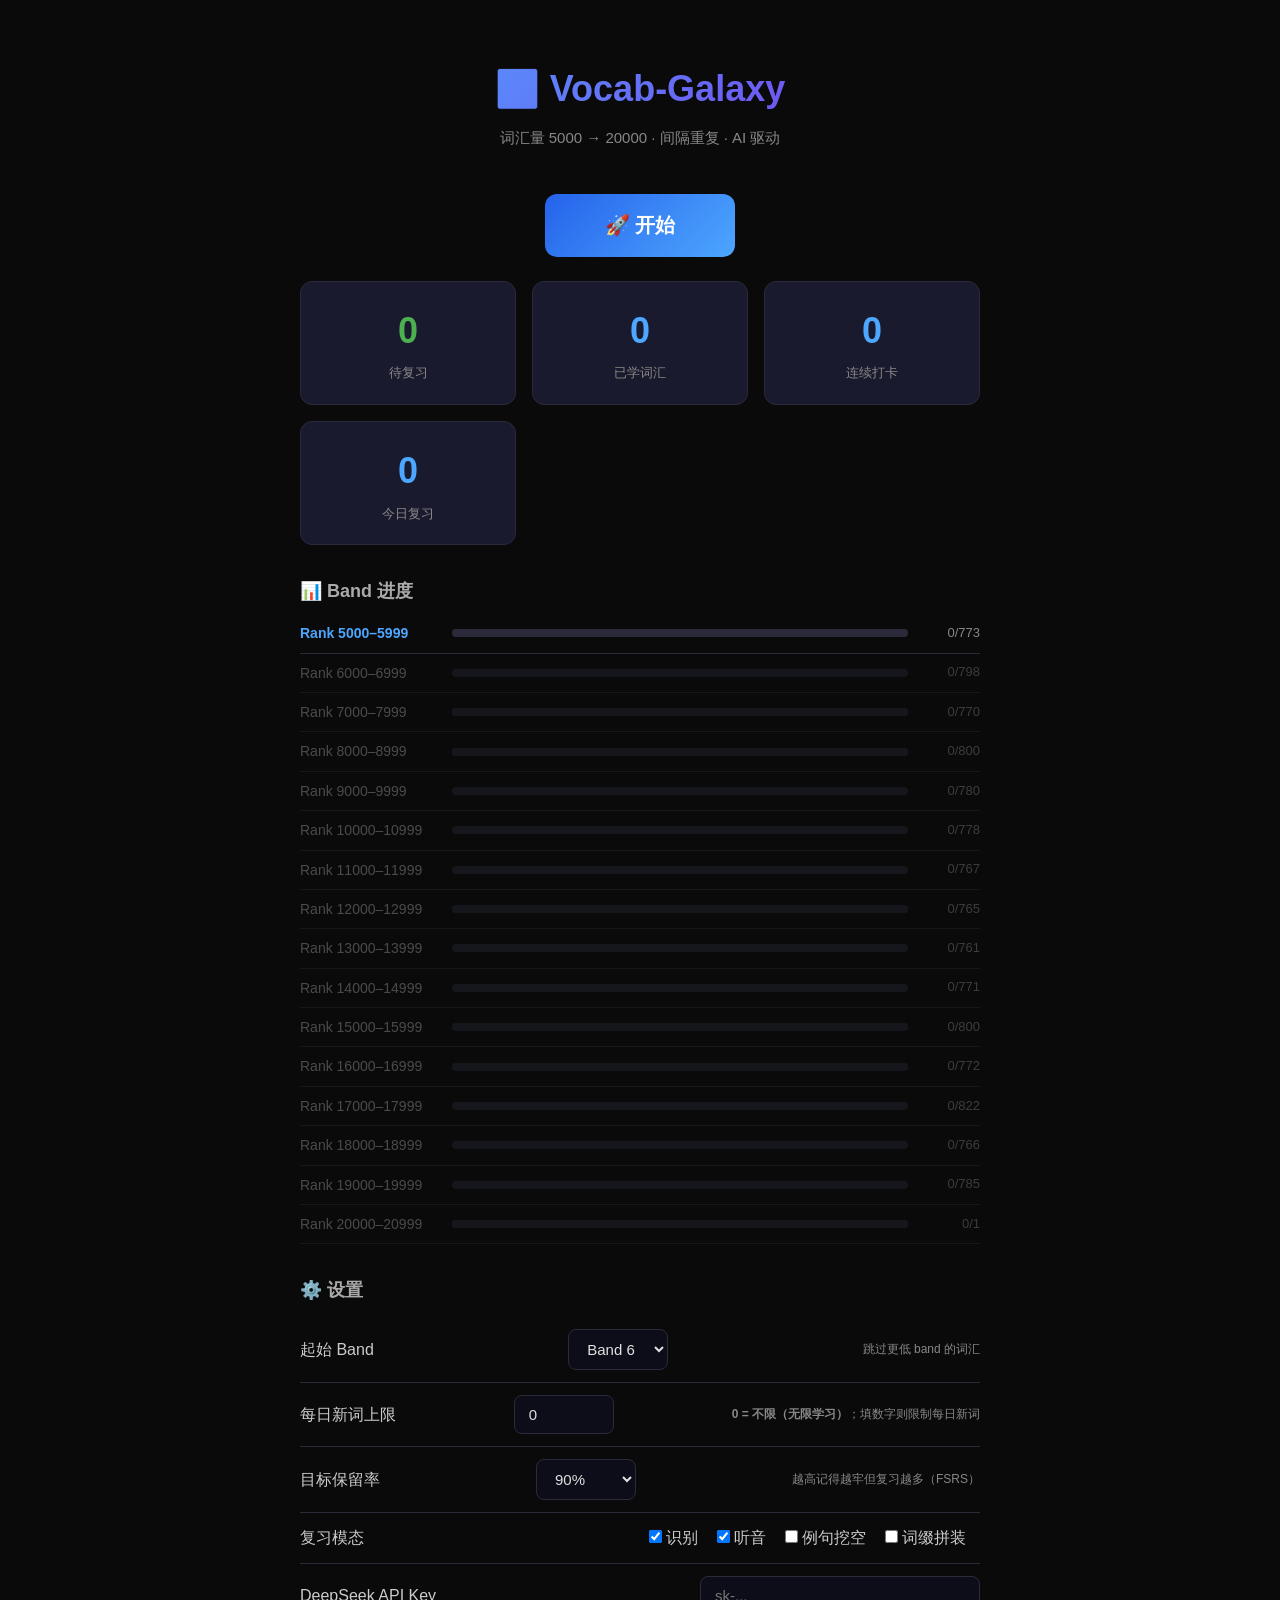
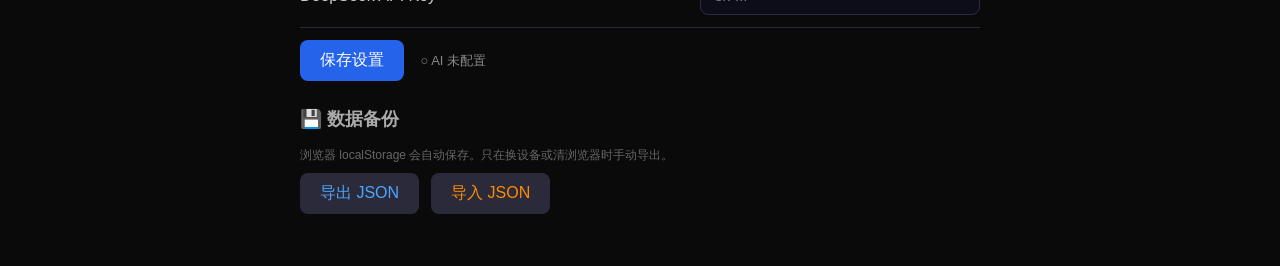
<file: index.html>
<!DOCTYPE html>
<html lang="zh-CN">
<head>
  <meta charset="UTF-8">
  <meta name="viewport" content="width=device-width, initial-scale=1.0">
  <title>Vocab-Galaxy · 词汇星系</title>
  <link rel="stylesheet" href="assets/css/dark.css">
  <style>
    .hero { text-align: center; padding: 40px 0 20px; }
    .hero h1 { font-size: 36px; background: linear-gradient(135deg, #4da6ff, #7c3aed); -webkit-background-clip: text; -webkit-text-fill-color: transparent; }
    .hero p { color: #888; margin-top: 4px; font-size: 15px; }
    #start-review-btn {
      display: block;
      margin: 24px auto;
      padding: 18px 60px;
      font-size: 20px;
      font-weight: bold;
      border-radius: 12px;
      background: linear-gradient(135deg, #2563eb, #4da6ff);
      color: #fff;
      border: none;
      cursor: pointer;
      transition: transform 0.2s, opacity 0.2s;
    }
    #start-review-btn:hover { transform: scale(1.03); opacity: 0.9; }
    .section { margin-bottom: 32px; }
  </style>
</head>
<body>
  <div class="container">
    <div class="hero">
      <h1>🌌 Vocab-Galaxy</h1>
      <p>词汇量 5000 → 20000 · 间隔重复 · AI 驱动</p>
    </div>

    <button id="start-review-btn">🚀 开始</button>

    <div class="section" id="stats-area">
      <div style="text-align:center;color:#888;padding:24px">加载中...</div>
    </div>

    <div class="section">
      <h3>📊 Band 进度</h3>
      <div id="bands-area" style="color:#888">加载中...</div>
    </div>

    <div class="section" id="settings-area">
      <div style="text-align:center;color:#888;padding:24px">加载设置...</div>
    </div>
  </div>

  <script src="assets/data/bundle.js"></script>
  <script src="assets/js/store.js"></script>
  <script src="assets/js/data.js"></script>
  <script src="assets/js/dashboard.js"></script>
  <script>
    (async function() {
      await VG.init();
      VGDashboard.init();
    })();
  </script>
</body>
</html>
</file>
<file: assets/css/dark.css>
/* Vocab-Galaxy Dark Theme */
*, *::before, *::after { box-sizing: border-box; margin: 0; padding: 0; }

body {
  font-family: -apple-system, BlinkMacSystemFont, "PingFang SC", "Noto Sans SC", sans-serif;
  background: #0a0a0a;
  color: #e0e0e0;
  min-height: 100vh;
  line-height: 1.6;
}

a { color: #4da6ff; text-decoration: none; }
a:hover { text-decoration: underline; }

/* Cards */
.card {
  background: #1a1a2e;
  border: 1px solid #2a2a3a;
  border-radius: 12px;
  padding: 24px;
  margin: 16px auto;
  max-width: 640px;
}
.card h2 { font-size: 24px; margin-bottom: 12px; color: #e0e0e0; }
.card .sub { color: #888; font-size: 14px; }

/* Buttons */
.btn {
  display: inline-block;
  padding: 10px 20px;
  border: none;
  border-radius: 8px;
  font-size: 16px;
  cursor: pointer;
  transition: opacity 0.2s;
  font-family: inherit;
}
.btn:hover { opacity: 0.85; }
.btn:active { transform: scale(0.98); }
.btn-primary { background: #2563eb; color: #fff; }
.btn-lg { padding: 16px 40px; font-size: 20px; }

/* Rating buttons */
.btn-again { background: #dc2626; color: #fff; }
.btn-hard  { background: #ea580c; color: #fff; }
.btn-good  { background: #16a34a; color: #fff; }
.btn-easy  { background: #2563eb; color: #fff; }

/* Progress bar */
.progress-bar {
  height: 8px;
  background: #2a2a3a;
  border-radius: 4px;
  overflow: hidden;
}
.progress-fill {
  height: 100%;
  background: linear-gradient(90deg, #2563eb, #4da6ff);
  border-radius: 4px;
  transition: width 0.3s;
}

/* Inputs */
input, select, textarea {
  background: #0d0d1a;
  border: 1px solid #2a2a3a;
  border-radius: 8px;
  color: #e0e0e0;
  padding: 10px 14px;
  font-size: 15px;
  font-family: inherit;
}
input:focus, select:focus, textarea:focus {
  outline: none;
  border-color: #4da6ff;
}

/* Layout */
.container { max-width: 720px; margin: 0 auto; padding: 20px; }
.flex { display: flex; gap: 12px; align-items: center; }
.flex-between { display: flex; justify-content: space-between; align-items: center; }
.mt { margin-top: 16px; }
.mb { margin-bottom: 16px; }
.text-sm { font-size: 14px; color: #888; }
.text-lg { font-size: 18px; }
.text-xl { font-size: 24px; }
.text-center { text-align: center; }

/* Band list */
.band-row {
  display: flex;
  align-items: center;
  gap: 12px;
  padding: 8px 0;
  border-bottom: 1px solid #2a2a3a;
}
.band-row .label { width: 140px; font-size: 14px; color: #aaa; }
.band-row .progress-bar { flex: 1; }
.band-row .count { width: 60px; text-align: right; font-size: 13px; color: #888; }
.band-row.locked { opacity: 0.4; }
.band-row.current .label { color: #4da6ff; font-weight: bold; }

/* Toggle switches */
.toggle-group { display: flex; flex-wrap: wrap; gap: 8px; margin: 8px 0; }
.toggle {
  padding: 6px 14px;
  border-radius: 20px;
  border: 1px solid #2a2a3a;
  cursor: pointer;
  font-size: 13px;
  transition: all 0.2s;
  user-select: none;
}
.toggle.on { background: #2563eb; border-color: #2563eb; color: #fff; }
.toggle.off { background: transparent; color: #888; }

/* Section headings */
h1 { font-size: 28px; margin-bottom: 8px; }
h2 { font-size: 22px; margin-bottom: 12px; }
h3 { font-size: 18px; margin-bottom: 8px; color: #aaa; }

/* Settings */
.setting-row {
  display: flex;
  justify-content: space-between;
  align-items: center;
  padding: 12px 0;
  border-bottom: 1px solid #2a2a3a;
}
.setting-row label { color: #ccc; }
.setting-row input[type="text"],
.setting-row input[type="password"] { width: 300px; }

/* AI panel */
.ai-panel {
  background: #111122;
  border: 1px solid #2a2a3a;
  border-radius: 8px;
  padding: 12px;
  margin-top: 8px;
  font-size: 14px;
  line-height: 1.8;
  max-height: 300px;
  overflow-y: auto;
}
.ai-panel .loading { color: #888; font-style: italic; }
.ai-panel h4 { color: #4da6ff; margin: 8px 0 4px; }

/* Word card (review page) */
.word-card {
  background: #1a1a2e;
  border: 1px solid #2a2a3a;
  border-radius: 16px;
  padding: 32px 24px;
  max-width: 640px;
  margin: 40px auto;
  text-align: center;
  min-height: 320px;
  display: flex;
  flex-direction: column;
  justify-content: center;
}

.word-card .word-front {
  font-size: 20px;
  color: #aaa;
  margin-bottom: 20px;
}
.word-card .word-hint {
  font-size: 18px;
  color: #ccc;
  font-style: italic;
  margin-bottom: 24px;
}

.word-card .word-spell {
  font-size: 48px;
  font-weight: bold;
  color: #fff;
  margin-bottom: 8px;
}
.word-card .word-phonetic {
  font-size: 18px;
  color: #4da6ff;
  margin-bottom: 16px;
}
.word-card .word-translation {
  font-size: 24px;
  color: #4caf50;
  margin-bottom: 24px;
}

.word-card .word-detail {
  text-align: left;
  font-size: 14px;
  color: #bbb;
  line-height: 1.8;
  margin-top: 16px;
  padding-top: 16px;
  border-top: 1px solid #2a2a3a;
}
.word-card .word-detail .label {
  color: #4da6ff;
  font-weight: bold;
  font-size: 13px;
  margin-top: 8px;
  display: block;
}

.word-card .rating-row {
  display: flex;
  gap: 8px;
  justify-content: center;
  margin-top: 24px;
}
.word-card .rating-row .btn {
  flex: 1;
  max-width: 140px;
  font-size: 20px;
  padding: 16px 10px;
}

.audio-btn {
  display: inline-flex;
  align-items: center;
  gap: 6px;
  background: #2a2a3a;
  border: none;
  color: #4da6ff;
  padding: 8px 16px;
  border-radius: 8px;
  cursor: pointer;
  font-size: 15px;
  font-family: inherit;
  margin: 8px;
}
.audio-btn:hover { background: #333355; }

/* Stats page */
.stat-grid {
  display: grid;
  grid-template-columns: repeat(auto-fit, minmax(200px, 1fr));
  gap: 16px;
  margin: 16px 0;
}
.stat-card {
  background: #1a1a2e;
  border: 1px solid #2a2a3a;
  border-radius: 12px;
  padding: 20px;
  text-align: center;
}
.stat-card .stat-num {
  font-size: 36px;
  font-weight: bold;
  color: #4da6ff;
}
.stat-card .stat-label {
  font-size: 13px;
  color: #888;
  margin-top: 4px;
}

/* Keyboard hint */
.kbd-hint {
  font-size: 12px;
  color: #555;
  margin-top: 12px;
}
.kbd-hint kbd {
  background: #2a2a3a;
  border: 1px solid #3a3a4a;
  border-radius: 4px;
  padding: 2px 6px;
  font-family: inherit;
  font-size: 11px;
}

/* Review progress */
.review-progress {
  display: flex;
  gap: 16px;
  justify-content: center;
  padding: 12px;
  font-size: 14px;
  color: #aaa;
}
.review-progress span { color: #4da6ff; font-weight: bold; }

/* Sentence eval */
.sentence-input {
  width: 100%;
  min-height: 80px;
  font-size: 16px;
  margin: 12px 0;
  resize: vertical;
}

/* Scrollbar */
::-webkit-scrollbar { width: 6px; }
::-webkit-scrollbar-track { background: #0a0a0a; }
::-webkit-scrollbar-thumb { background: #2a2a3a; border-radius: 3px; }

/* Hidden by default */
.hidden { display: none !important; }
</file>
